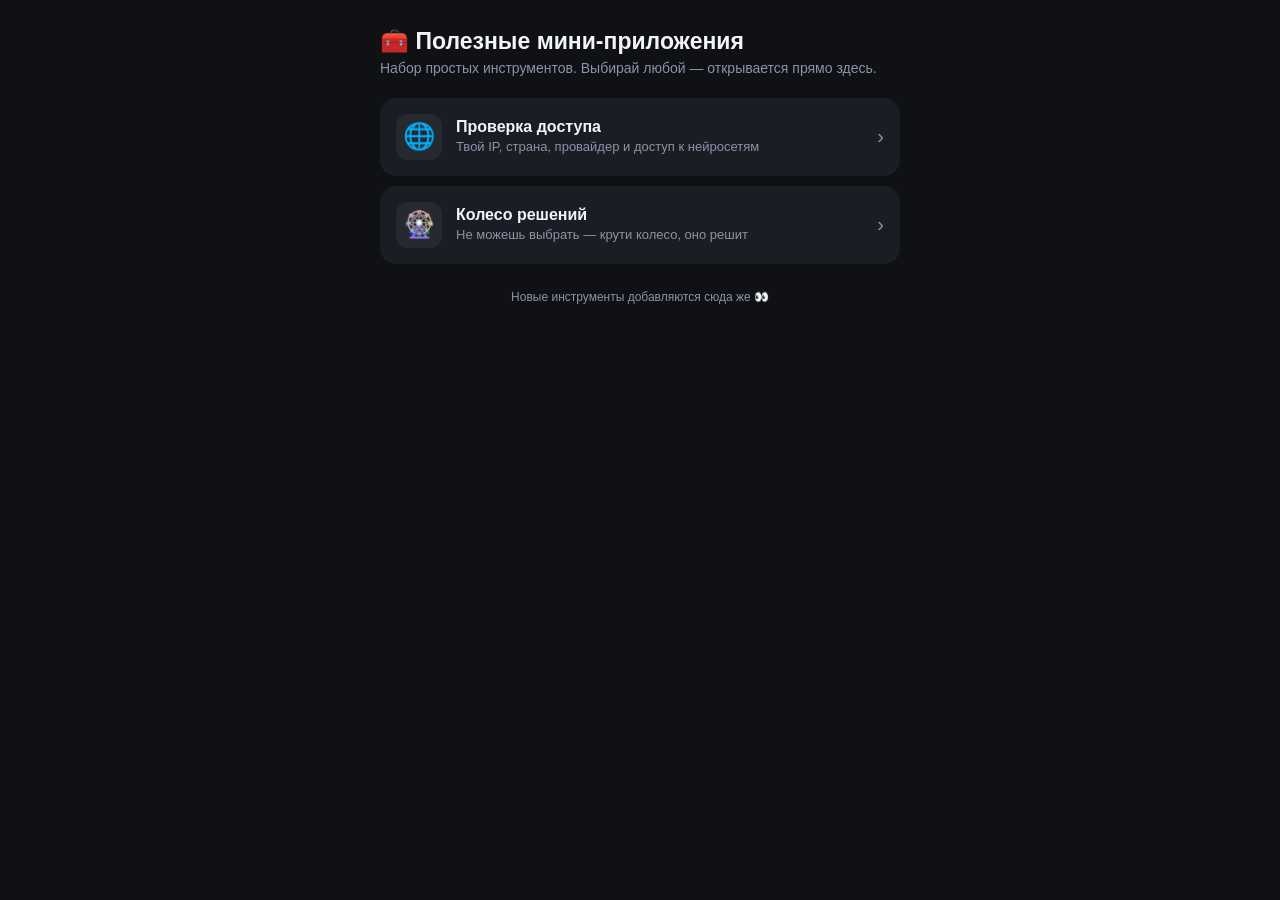
<file: index.html>
<!DOCTYPE html>
<html lang="ru">
<head>
<meta charset="UTF-8">
<meta name="viewport" content="width=device-width, initial-scale=1.0, viewport-fit=cover">
<title>Полезные мини-приложения</title>
<script src="https://telegram.org/js/telegram-web-app.js"></script>
<style>
  :root{
    --bg: var(--tg-theme-bg-color, #0f1115);
    --card: var(--tg-theme-secondary-bg-color, #1a1d24);
    --text: var(--tg-theme-text-color, #f2f4f8);
    --hint: var(--tg-theme-hint-color, #8b93a7);
    --accent: var(--tg-theme-button-color, #4f8cff);
    --radius:16px;
  }
  *{box-sizing:border-box;-webkit-tap-highlight-color:transparent}
  body{
    margin:0;font-family:-apple-system,BlinkMacSystemFont,"Segoe UI",Roboto,sans-serif;
    background:var(--bg);color:var(--text);
    padding:22px 16px calc(20px + env(safe-area-inset-bottom));min-height:100vh;
  }
  .wrap{max-width:520px;margin:0 auto}
  h1{font-size:23px;line-height:1.2;margin:6px 0 4px}
  .sub{color:var(--hint);font-size:14px;margin:0 0 22px}
  .list{display:flex;flex-direction:column;gap:10px}
  .app{display:flex;align-items:center;gap:14px;text-decoration:none;color:var(--text);
    background:var(--card);border-radius:var(--radius);padding:16px;
    transition:transform .08s ease}
  .app:active{transform:scale(.985)}
  .app .ico{font-size:26px;width:46px;height:46px;flex:none;border-radius:12px;
    background:rgba(255,255,255,.05);display:flex;align-items:center;justify-content:center}
  .app .meta{flex:1;min-width:0}
  .app .meta b{display:block;font-size:16px;margin-bottom:2px}
  .app .meta span{color:var(--hint);font-size:13px;line-height:1.35;display:block}
  .app .arr{color:var(--hint);font-size:20px;flex:none}
  .foot{color:var(--hint);font-size:12px;text-align:center;margin-top:24px;line-height:1.5}
</style>
</head>
<body>
<div class="wrap">
  <h1>🧰 Полезные мини-приложения</h1>
  <p class="sub">Набор простых инструментов. Выбирай любой — открывается прямо здесь.</p>

  <div class="list">
    <a class="app" href="./proxy-access/">
      <span class="ico">🌐</span>
      <span class="meta"><b>Проверка доступа</b><span>Твой IP, страна, провайдер и доступ к нейросетям</span></span>
      <span class="arr">›</span>
    </a>
    <a class="app" href="./wheel/">
      <span class="ico">🎡</span>
      <span class="meta"><b>Колесо решений</b><span>Не можешь выбрать — крути колесо, оно решит</span></span>
      <span class="arr">›</span>
    </a>
  </div>

  <p class="foot">Новые инструменты добавляются сюда же 👀</p>
</div>

<script>
  const tg = window.Telegram?.WebApp;
  if (tg){ tg.ready(); tg.expand(); }
</script>
</body>
</html>
</file>
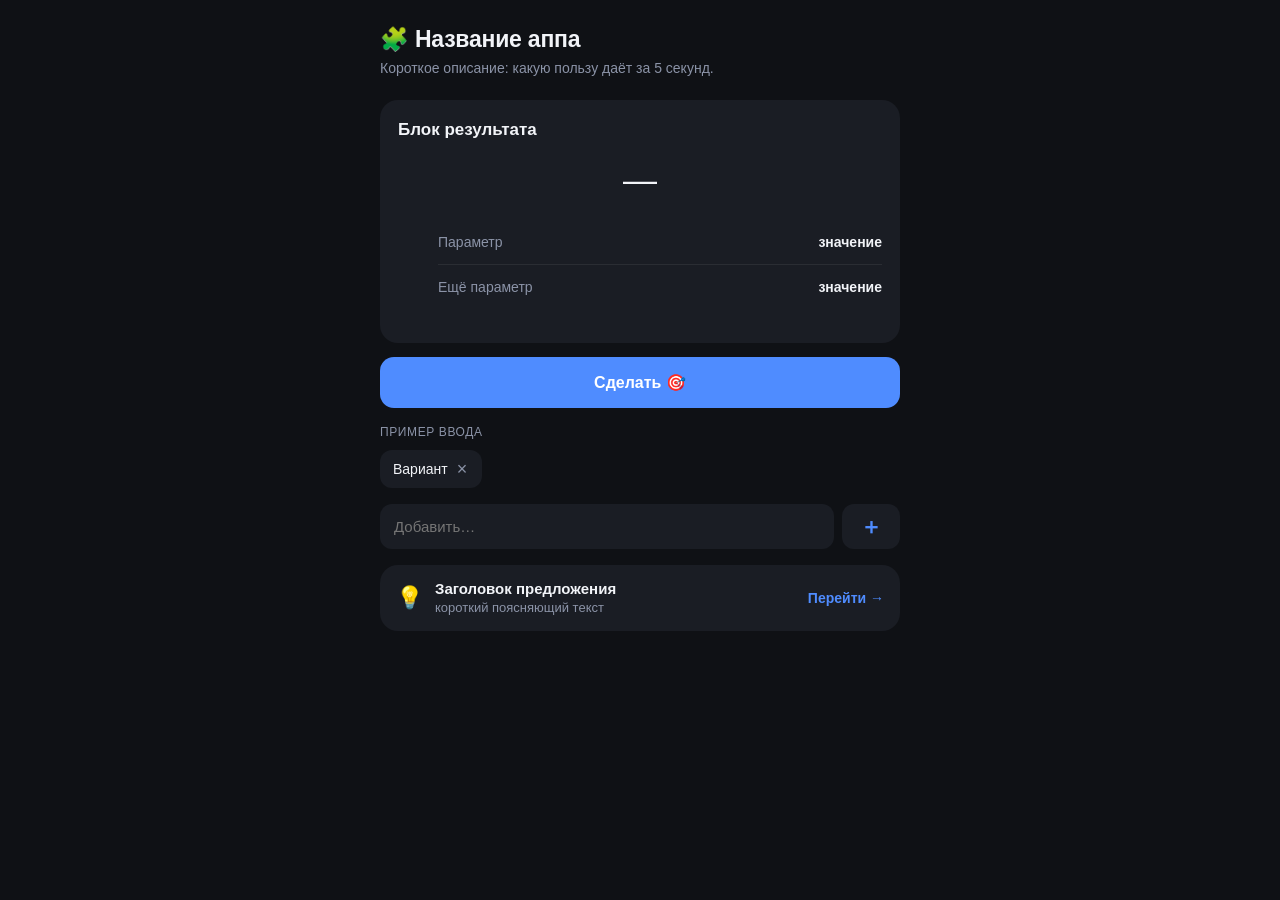
<file: _TEMPLATE/index.html>
<!DOCTYPE html>
<html lang="ru">
<head>
<meta charset="UTF-8">
<meta name="viewport" content="width=device-width, initial-scale=1.0, viewport-fit=cover">
<!-- 1) Назови апп -->
<title>Название аппа</title>
<script src="https://telegram.org/js/telegram-web-app.js"></script>
<!-- 2) Общий дизайн-кит (тема, кнопки, карточки, анимации) -->
<link rel="stylesheet" href="../assets/app.css">
<!-- 3) Локальные стили именно этого аппа — по минимуму, всё базовое уже в app.css -->
<style>
  /* пример точечного стиля под конкретный апп */
  .hero{font-size:34px; text-align:center; margin:8px 0 4px}
</style>
</head>
<body>
<div class="wrap">

  <!-- ШАПКА -->
  <h1>🧩 Название аппа</h1>
  <p class="sub">Короткое описание: какую пользу даёт за 5 секунд.</p>

  <!-- КАРТОЧКА с контентом -->
  <div class="card">
    <h2>Блок результата</h2>
    <div class="hero" id="value">—</div>
    <ul class="list">
      <li class="row"><span class="k">Параметр</span><span class="v" id="p1">значение</span></li>
      <li class="row"><span class="k">Ещё параметр</span><span class="v" id="p2">значение</span></li>
    </ul>
  </div>

  <!-- ОСНОВНОЕ ДЕЙСТВИЕ -->
  <button class="btn btn-primary mb" id="action">Сделать 🎯</button>

  <!-- ВВОД / ЧИПЫ (если нужно) -->
  <p class="label">Пример ввода</p>
  <div class="chips mb" id="chips">
    <span class="chip">Вариант<button aria-label="удалить">×</button></span>
  </div>
  <div class="field mb">
    <input id="inp" type="text" placeholder="Добавить…" maxlength="24" autocomplete="off">
    <button id="add">＋</button>
  </div>

  <!-- РЕФКА (фоновый блок). Подставь нужную ссылку и текст. -->
  <a class="ref" href="https://ССЫЛКА-РЕФКИ" target="_blank" rel="noopener">
    <span class="ico">💡</span>
    <span class="t"><b>Заголовок предложения</b><span>короткий поясняющий текст</span></span>
    <span class="go">Перейти →</span>
  </a>

</div>

<!-- МОДАЛКА РЕЗУЛЬТАТА (по желанию) -->
<div class="overlay" id="result">
  <div class="modal">
    <div class="em">🎉</div>
    <h2 class="muted small" style="margin:8px 0 2px">Готово</h2>
    <p style="font-size:24px; font-weight:800; margin:0 0 18px" id="resultText">—</p>
    <button class="btn btn-primary mb" id="again">Ещё раз</button>
    <button class="btn btn-ghost" id="close">Закрыть</button>
  </div>
</div>

<!-- общие хелперы: App.haptic(), App.toast(), App.openModal()/closeModal(), $() -->
<script src="../assets/app.js"></script>
<script>
  // ---- логика конкретного аппа ----

  $('#action').addEventListener('click', () => {
    App.haptic('success');          // вибро
    $('#value').textContent = '42';  // обнови контент
    App.toast('Сделано!');           // всплывашка
    // или показать модалку:
    // $('#resultText').textContent = 'Результат';
    // App.openModal('result');
  });

  $('#add').addEventListener('click', () => App.toast('Добавлено'));
  $('#inp').addEventListener('keydown', e => { if(e.key === 'Enter') $('#add').click(); });

  $('#again').addEventListener('click', () => App.closeModal('result'));
  $('#close').addEventListener('click', () => App.closeModal('result'));
  $('#result').addEventListener('click', e => { if(e.target.id === 'result') App.closeModal('result'); });
</script>
</body>
</html>
</file>
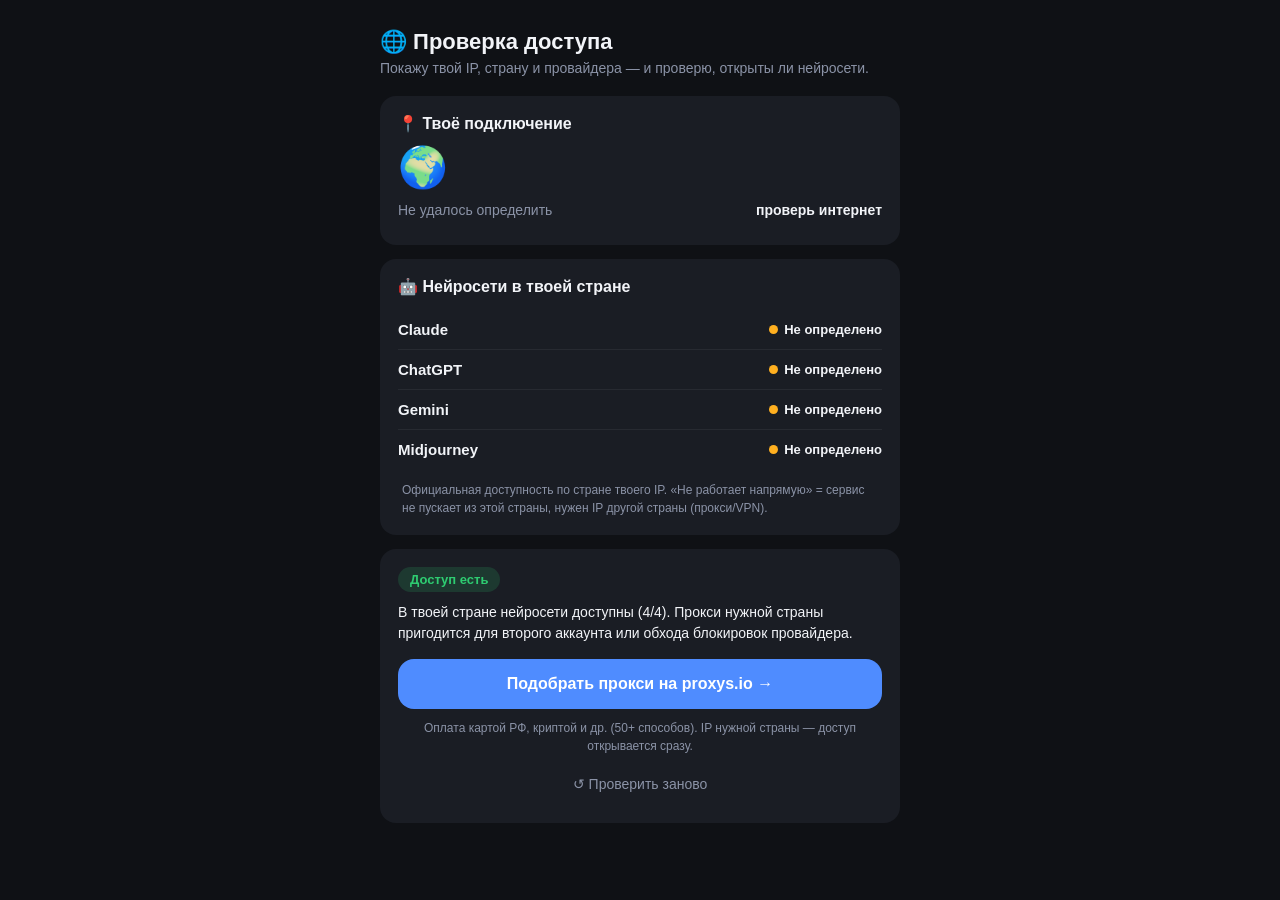
<file: proxy-access/index.html>
<!DOCTYPE html>
<html lang="ru">
<head>
<meta charset="UTF-8">
<meta name="viewport" content="width=device-width, initial-scale=1.0, viewport-fit=cover">
<title>Проверка доступа и гео</title>
<script src="https://telegram.org/js/telegram-web-app.js"></script>
<style>
  :root{
    --bg: var(--tg-theme-bg-color, #0f1115);
    --card: var(--tg-theme-secondary-bg-color, #1a1d24);
    --text: var(--tg-theme-text-color, #f2f4f8);
    --hint: var(--tg-theme-hint-color, #8b93a7);
    --accent: var(--tg-theme-button-color, #4f8cff);
    --accent-text: var(--tg-theme-button-text-color, #ffffff);
    --ok:#2ecc71; --warn:#ffb020; --bad:#ff5c5c;
    --radius:16px;
  }
  *{box-sizing:border-box;-webkit-tap-highlight-color:transparent}
  body{
    margin:0;font-family:-apple-system,BlinkMacSystemFont,"Segoe UI",Roboto,sans-serif;
    background:var(--bg);color:var(--text);
    padding:20px 16px calc(20px + env(safe-area-inset-bottom));
    min-height:100vh;
  }
  .wrap{max-width:520px;margin:0 auto}
  h1{font-size:22px;line-height:1.25;margin:8px 0 4px}
  .sub{color:var(--hint);font-size:14px;margin:0 0 20px}
  .card{background:var(--card);border-radius:var(--radius);padding:18px;margin-bottom:14px}
  .card h2{margin:0 0 14px;font-size:16px;display:flex;align-items:center;gap:8px}

  /* гео */
  .geo-flag{font-size:40px;line-height:1;margin-bottom:6px}
  .rows{list-style:none;padding:0;margin:0}
  .rows li{display:flex;gap:8px;padding:9px 0;font-size:14px;border-top:1px solid rgba(255,255,255,.06)}
  .rows li:first-child{border-top:none}
  .rows li b{color:var(--hint);font-weight:500}
  .rows li span{margin-left:auto;color:var(--text);font-weight:600;text-align:right}
  .skeleton{color:var(--hint)}
  .skeleton span{opacity:.5}

  /* проверка сайтов */
  .site{display:flex;align-items:center;gap:10px;padding:11px 0;font-size:15px;border-top:1px solid rgba(255,255,255,.06)}
  .site:first-child{border-top:none}
  .site .name{font-weight:600}
  .site .stat{margin-left:auto;font-size:13px;font-weight:600;display:flex;align-items:center;gap:6px}
  .dot{width:9px;height:9px;border-radius:50%;background:var(--hint);flex:none}
  .dot.ok{background:var(--ok)} .dot.bad{background:var(--bad)} .dot.warn{background:var(--warn)}
  .spin{width:14px;height:14px;border:2px solid rgba(255,255,255,.2);border-top-color:var(--accent);border-radius:50%;animation:sp .7s linear infinite}
  @keyframes sp{to{transform:rotate(360deg)}}

  /* вердикт + CTA */
  .verdict{display:none}
  .verdict.show{display:block;animation:fade .3s ease}
  @keyframes fade{from{opacity:0;transform:translateY(8px)}to{opacity:1;transform:none}}
  .v-badge{display:inline-block;font-size:13px;font-weight:600;padding:5px 12px;border-radius:20px;margin-bottom:10px}
  .v-badge.warn{background:rgba(255,176,32,.16);color:var(--warn)}
  .v-badge.ok{background:rgba(46,204,113,.16);color:var(--ok)}
  .v-text{margin:0 0 14px;font-size:14px;line-height:1.55;color:var(--text)}
  .cta{
    display:block;text-align:center;text-decoration:none;
    background:var(--accent);color:var(--accent-text);
    font-size:16px;font-weight:700;padding:16px;border-radius:var(--radius);margin-bottom:10px
  }
  .note{font-size:12px;color:var(--hint);text-align:center;line-height:1.5;margin:6px 4px 0}
  .recheck{display:block;width:100%;background:transparent;color:var(--hint);
    border:1px solid var(--card);padding:12px;border-radius:var(--radius);font-size:14px;cursor:pointer;margin-top:8px}
</style>
</head>
<body>
<div class="wrap">
  <h1>🌐 Проверка доступа</h1>
  <p class="sub">Покажу твой IP, страну и провайдера — и проверю, открыты ли нейросети.</p>

  <!-- ГЕО -->
  <div class="card">
    <h2>📍 Твоё подключение</h2>
    <div class="geo-flag" id="flag">🌍</div>
    <ul class="rows" id="geo">
      <li class="skeleton"><b>IP-адрес</b><span>определяю…</span></li>
      <li class="skeleton"><b>Страна</b><span>…</span></li>
      <li class="skeleton"><b>Город</b><span>…</span></li>
      <li class="skeleton"><b>Провайдер</b><span>…</span></li>
    </ul>
  </div>

  <!-- ПРОВЕРКА САЙТОВ -->
  <div class="card">
    <h2>🤖 Нейросети в твоей стране</h2>
    <div id="sites"></div>
    <p class="note" style="text-align:left;margin-top:12px">
      Официальная доступность по стране твоего IP. «Не работает напрямую» = сервис не пускает из этой страны, нужен IP другой страны (прокси/VPN).
    </p>
  </div>

  <!-- ВЕРДИКТ -->
  <div class="card verdict" id="verdict">
    <span class="v-badge" id="v-badge"></span>
    <p class="v-text" id="v-text"></p>
    <a class="cta" id="cta" href="#" target="_blank" rel="noopener">Подобрать прокси на proxys.io →</a>
    <p class="note">Оплата картой РФ, криптой и др. (50+ способов). IP нужной страны — доступ открывается сразу.</p>
    <button class="recheck" id="recheck">↺ Проверить заново</button>
  </div>
</div>

<script>
  const tg = window.Telegram?.WebApp;
  if (tg){ tg.ready(); tg.expand(); }

  const REF = "https://proxys.io/?refid=372973";
  document.getElementById('cta').href = REF;

  // Доступность нейросетей по стране (страны, где сервис официально НЕ работает напрямую).
  // Определяем по коду страны из гео — это надёжно, без ложных срабатываний.
  const SITES = [
    { name: "Claude",     blocked: ["RU","BY","CN","IR","KP","CU","SY","VE"] },
    { name: "ChatGPT",    blocked: ["RU","BY","CN","IR","KP","CU","SY"] },
    { name: "Gemini",     blocked: ["RU","BY","CN","IR","KP","CU","SY"] },
    { name: "Midjourney", blocked: ["RU","CN","IR","KP","CU","SY"] },
  ];

  const $ = id => document.getElementById(id);

  // ---- ГЕО ----
  async function loadGeo(){
    const setRow = (rows) => {
      $('geo').innerHTML = rows.map(r =>
        `<li><b>${r[0]}</b><span>${r[1]}</span></li>`).join('');
    };
    try{
      const r = await fetch('https://ipwho.is/?fields=ip,country,country_code,city,flag,connection');
      const d = await r.json();
      if (d && d.success !== false){
        $('flag').textContent = d.flag?.emoji || '🌍';
        setRow([
          ['IP-адрес', d.ip || '—'],
          ['Страна', (d.country || '—') + (d.country_code ? ` (${d.country_code})` : '')],
          ['Город', d.city || '—'],
          ['Провайдер', d.connection?.isp || d.connection?.org || '—'],
        ]);
        return d.country_code || '';
      }
    }catch(e){}
    // запасной источник
    try{
      const r = await fetch('https://ipapi.co/json/');
      const d = await r.json();
      $('flag').textContent = '🌍';
      setRow([
        ['IP-адрес', d.ip || '—'],
        ['Страна', (d.country_name || '—') + (d.country ? ` (${d.country})` : '')],
        ['Город', d.city || '—'],
        ['Провайдер', d.org || '—'],
      ]);
      return d.country || '';
    }catch(e){
      setRow([['Не удалось определить', 'проверь интернет']]);
      return '';
    }
  }

  // ---- ДОСТУПНОСТЬ ПО СТРАНЕ ----
  // cc = код страны; возвращаем число доступных сервисов и рисуем список.
  function renderSites(cc){
    const code = (cc || '').toUpperCase();
    let okCount = 0;
    $('sites').innerHTML = SITES.map(s => {
      const blocked = code && s.blocked.includes(code);
      if (!blocked) okCount++;
      const stat = !code
        ? `<span class="dot warn"></span>Не определено`
        : blocked
          ? `<span class="dot bad"></span>Не работает напрямую`
          : `<span class="dot ok"></span>Доступна`;
      return `<div class="site"><span class="name">${s.name}</span><span class="stat">${stat}</span></div>`;
    }).join('');
    return okCount;
  }

  // ---- ВЕРДИКТ ----
  function verdict(cc, okCount){
    const total = SITES.length;
    const ru = ['RU','BY'].includes((cc||'').toUpperCase());
    const v = $('verdict'), badge = $('v-badge'), text = $('v-text');
    v.classList.add('show');

    if (okCount < total){
      badge.className = 'v-badge warn';
      badge.textContent = ru ? 'Нужен прокси' : 'Доступ неполный';
      text.textContent = ru
        ? `Доступно ${okCount} из ${total}. Из твоей страны часть нейросетей не пускает напрямую — прокси с IP США/ЕС открывает их за минуту.`
        : `Доступно ${okCount} из ${total}. Чтобы открыть остальные — нужен IP страны, где они работают (прокси/VPN).`;
    } else {
      badge.className = 'v-badge ok';
      badge.textContent = 'Доступ есть';
      text.textContent = ru
        ? `В твоей стране нейросети доступны (${okCount}/${total}) 👍 Прокси пригодится, если сервис всё же не открывается у провайдера или нужен второй аккаунт.`
        : `В твоей стране нейросети доступны (${okCount}/${total}). Прокси нужной страны пригодится для второго аккаунта или обхода блокировок провайдера.`;
    }
  }

  // ---- ЗАПУСК ----
  async function run(){
    $('verdict').classList.remove('show');
    $('sites').innerHTML = '<div class="site"><span class="name skeleton">Определяю страну…</span><span class="stat"><span class="spin"></span></span></div>';
    const cc = await loadGeo();
    const okCount = renderSites(cc);
    verdict(cc, okCount);
  }

  $('recheck').addEventListener('click', () => {
    tg?.HapticFeedback?.impactOccurred?.('light');
    run();
  });

  run();
</script>
</body>
</html>
</file>
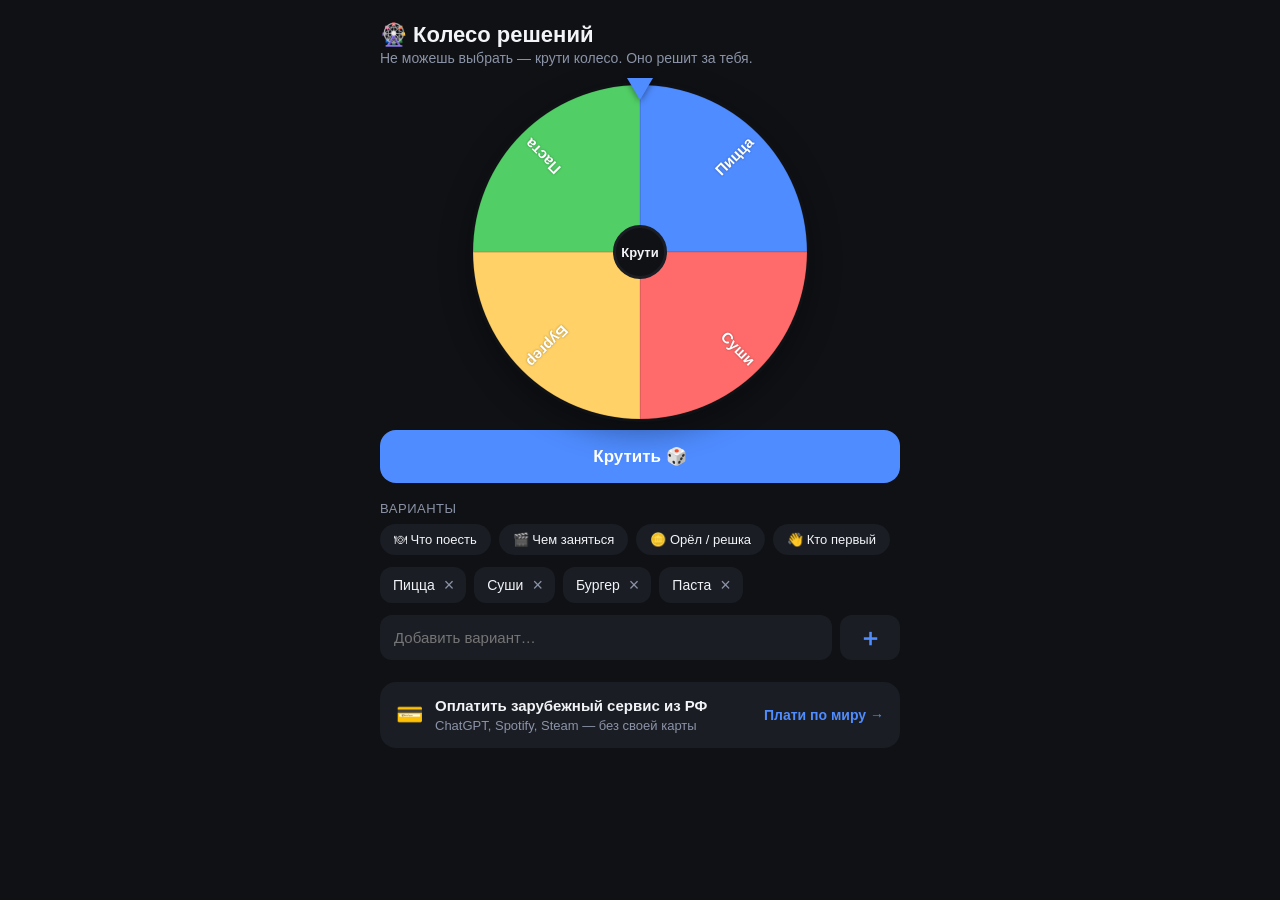
<file: wheel/index.html>
<!DOCTYPE html>
<html lang="ru">
<head>
<meta charset="UTF-8">
<meta name="viewport" content="width=device-width, initial-scale=1.0, viewport-fit=cover">
<title>Колесо решений</title>
<script src="https://telegram.org/js/telegram-web-app.js"></script>
<style>
  :root{
    --bg: var(--tg-theme-bg-color, #0f1115);
    --card: var(--tg-theme-secondary-bg-color, #1a1d24);
    --text: var(--tg-theme-text-color, #f2f4f8);
    --hint: var(--tg-theme-hint-color, #8b93a7);
    --accent: var(--tg-theme-button-color, #4f8cff);
    --accent-text: var(--tg-theme-button-text-color, #ffffff);
    --radius:16px;
  }
  *{box-sizing:border-box;-webkit-tap-highlight-color:transparent}
  body{
    margin:0;font-family:-apple-system,BlinkMacSystemFont,"Segoe UI",Roboto,sans-serif;
    background:var(--bg);color:var(--text);
    padding:18px 16px calc(20px + env(safe-area-inset-bottom));min-height:100vh;
  }
  .wrap{max-width:520px;margin:0 auto}
  h1{font-size:22px;line-height:1.2;margin:4px 0 2px}
  .sub{color:var(--hint);font-size:14px;margin:0 0 16px}

  /* колесо */
  .stage{position:relative;width:100%;max-width:340px;margin:0 auto 8px;aspect-ratio:1/1}
  canvas{width:100%;height:100%;display:block;border-radius:50%;
    box-shadow:0 10px 30px rgba(0,0,0,.35)}
  .pin{position:absolute;top:-4px;left:50%;transform:translateX(-50%);
    width:0;height:0;border-left:13px solid transparent;border-right:13px solid transparent;
    border-top:22px solid var(--accent);filter:drop-shadow(0 2px 3px rgba(0,0,0,.4));z-index:3}
  .hub{position:absolute;top:50%;left:50%;transform:translate(-50%,-50%);
    width:54px;height:54px;border-radius:50%;background:var(--bg);
    border:3px solid var(--card);display:flex;align-items:center;justify-content:center;
    font-size:13px;font-weight:700;color:var(--text);cursor:pointer;z-index:2;user-select:none}
  .hub:active{transform:translate(-50%,-50%) scale(.94)}

  .spin{
    display:block;width:100%;border:none;cursor:pointer;
    background:var(--accent);color:var(--accent-text);
    font-size:17px;font-weight:700;padding:16px;border-radius:var(--radius);margin:6px 0 18px
  }
  .spin:disabled{opacity:.5;cursor:default}

  /* варианты */
  .label{font-size:13px;color:var(--hint);margin:0 0 8px;text-transform:uppercase;letter-spacing:.04em}
  .presets{display:flex;gap:8px;flex-wrap:wrap;margin-bottom:12px}
  .preset{background:var(--card);color:var(--text);border:none;border-radius:20px;
    padding:8px 14px;font-size:13px;cursor:pointer}
  .preset:active{transform:scale(.96)}
  .chips{display:flex;flex-wrap:wrap;gap:8px;margin-bottom:12px}
  .chip{display:inline-flex;align-items:center;gap:7px;background:var(--card);
    border-radius:12px;padding:9px 10px 9px 13px;font-size:14px}
  .chip button{border:none;background:transparent;color:var(--hint);font-size:18px;
    line-height:1;cursor:pointer;padding:0 2px}
  .add{display:flex;gap:8px;margin-bottom:22px}
  .add input{flex:1;background:var(--card);border:1px solid transparent;color:var(--text);
    border-radius:12px;padding:13px;font-size:15px;outline:none}
  .add input:focus{border-color:var(--accent)}
  .add button{background:var(--card);color:var(--accent);border:none;border-radius:12px;
    padding:0 18px;font-size:24px;font-weight:600;cursor:pointer}

  /* рефка — фоновый блок */
  .ref{display:flex;align-items:center;gap:12px;text-decoration:none;
    background:var(--card);border-radius:var(--radius);padding:14px 16px;color:var(--text)}
  .ref .ico{font-size:22px}
  .ref .t{flex:1;font-size:13px;line-height:1.35}
  .ref .t b{display:block;font-size:15px}
  .ref .t span{color:var(--hint)}
  .ref .go{color:var(--accent);font-weight:700;font-size:14px;white-space:nowrap}

  /* оверлей результата */
  .overlay{position:fixed;inset:0;background:rgba(0,0,0,.55);display:none;
    align-items:center;justify-content:center;padding:24px;z-index:10}
  .overlay.show{display:flex;animation:fade .2s ease}
  @keyframes fade{from{opacity:0}to{opacity:1}}
  .modal{background:var(--card);border-radius:22px;padding:26px 22px;text-align:center;
    max-width:340px;width:100%;animation:pop .3s cubic-bezier(.2,1.3,.4,1)}
  @keyframes pop{from{transform:scale(.85);opacity:0}to{transform:scale(1);opacity:1}}
  .modal .em{font-size:40px}
  .modal h2{margin:8px 0 2px;font-size:14px;color:var(--hint);font-weight:600}
  .modal .win{font-size:26px;font-weight:800;margin:0 0 18px;word-break:break-word}
  .modal .again{background:var(--accent);color:var(--accent-text);border:none;
    width:100%;padding:15px;border-radius:14px;font-size:16px;font-weight:700;cursor:pointer;margin-bottom:8px}
  .modal .close{background:transparent;color:var(--hint);border:none;font-size:14px;cursor:pointer;padding:6px}
</style>
</head>
<body>
<div class="wrap">
  <h1>🎡 Колесо решений</h1>
  <p class="sub">Не можешь выбрать — крути колесо. Оно решит за тебя.</p>

  <div class="stage">
    <div class="pin"></div>
    <canvas id="wheel" width="680" height="680"></canvas>
    <div class="hub" id="hub">Крути</div>
  </div>
  <button class="spin" id="spin">Крутить 🎲</button>

  <p class="label">Варианты</p>
  <div class="presets" id="presets"></div>
  <div class="chips" id="chips"></div>
  <div class="add">
    <input id="inp" type="text" placeholder="Добавить вариант…" maxlength="24" autocomplete="off">
    <button id="addBtn">＋</button>
  </div>

  <a class="ref" href="https://platipomiru.com/?code=THTPR6XB" target="_blank" rel="noopener">
    <span class="ico">💳</span>
    <span class="t"><b>Оплатить зарубежный сервис из РФ</b><span>ChatGPT, Spotify, Steam — без своей карты</span></span>
    <span class="go">Плати по миру →</span>
  </a>
</div>

<!-- результат -->
<div class="overlay" id="overlay">
  <div class="modal">
    <div class="em">🎉</div>
    <h2>Выпало</h2>
    <p class="win" id="winText"></p>
    <button class="again" id="again">Крутить ещё</button>
    <button class="close" id="close">Закрыть</button>
  </div>
</div>

<script>
  const tg = window.Telegram?.WebApp;
  if (tg){ tg.ready(); tg.expand(); }

  const PRESETS = {
    "🍽 Что поесть": ["Пицца","Суши","Бургер","Паста","Шаурма","Салат"],
    "🎬 Чем заняться": ["Фильм","Прогулка","Игра","Книга","Поспать","Спорт"],
    "🪙 Орёл / решка": ["Орёл","Решка"],
    "👋 Кто первый": ["Я","Ты","Не я"],
  };
  const COLORS = ["#4f8cff","#ff6b6b","#ffd166","#51cf66","#cc5de8","#22b8cf","#ff922b","#94d82d","#e64980","#15aabf"];

  const cv = document.getElementById('wheel');
  const ctx = cv.getContext('2d');
  const SIZE = cv.width, R = SIZE/2 - 6, CX = SIZE/2, CY = SIZE/2;

  let opts = load();
  let rot = -Math.PI/2;      // текущий угол поворота
  let spinning = false;

  function load(){
    try{ const s = JSON.parse(localStorage.getItem('wheel_opts')); if(Array.isArray(s)&&s.length) return s.slice(0,10); }catch(e){}
    return ["Пицца","Суши","Бургер","Паста"];
  }
  function save(){ try{ localStorage.setItem('wheel_opts', JSON.stringify(opts)); }catch(e){} }

  function draw(){
    const N = opts.length;
    const seg = (2*Math.PI)/N;
    ctx.clearRect(0,0,SIZE,SIZE);
    ctx.save(); ctx.translate(CX,CY); ctx.rotate(rot);
    for(let i=0;i<N;i++){
      const a0 = i*seg, a1 = a0+seg;
      ctx.beginPath(); ctx.moveTo(0,0); ctx.arc(0,0,R,a0,a1); ctx.closePath();
      ctx.fillStyle = COLORS[i%COLORS.length]; ctx.fill();
      ctx.strokeStyle = "rgba(0,0,0,.12)"; ctx.lineWidth = 2; ctx.stroke();
      // текст
      ctx.save(); ctx.rotate(a0+seg/2);
      ctx.textAlign='right'; ctx.textBaseline='middle'; ctx.fillStyle='#fff';
      const fs = Math.max(16, Math.min(30, 240/N + 10));
      ctx.font = `700 ${fs}px -apple-system,BlinkMacSystemFont,"Segoe UI",Roboto,sans-serif`;
      let label = opts[i]; if(label.length>12) label = label.slice(0,11)+'…';
      ctx.shadowColor='rgba(0,0,0,.35)'; ctx.shadowBlur=4;
      ctx.fillText(label, R-18, 0);
      ctx.restore();
    }
    ctx.restore();
  }

  function renderChips(){
    document.getElementById('chips').innerHTML = opts.map((o,i)=>
      `<span class="chip">${escapeHtml(o)}<button data-i="${i}" aria-label="удалить">×</button></span>`).join('');
    document.querySelectorAll('.chip button').forEach(b=>b.addEventListener('click',()=>{
      opts.splice(+b.dataset.i,1); save(); renderChips(); draw();
    }));
    document.getElementById('spin').disabled = opts.length<2;
  }
  function renderPresets(){
    document.getElementById('presets').innerHTML = Object.keys(PRESETS).map(k=>
      `<button class="preset" data-k="${k}">${k}</button>`).join('');
    document.querySelectorAll('.preset').forEach(b=>b.addEventListener('click',()=>{
      opts = PRESETS[b.dataset.k].slice(); save(); renderChips(); draw();
      tg?.HapticFeedback?.selectionChanged?.();
    }));
  }
  function escapeHtml(s){return s.replace(/[&<>"]/g,c=>({'&':'&amp;','<':'&lt;','>':'&gt;','"':'&quot;'}[c]));}

  function addOpt(){
    const inp = document.getElementById('inp');
    const v = inp.value.trim();
    if(!v) return;
    if(opts.length>=10){ inp.value=''; return; }
    opts.push(v); inp.value=''; save(); renderChips(); draw();
  }

  function spin(){
    const N = opts.length;
    if(N<2 || spinning) return;
    spinning = true;
    document.getElementById('spin').disabled = true;
    const seg = (2*Math.PI)/N;
    const target = Math.floor(Math.random()*N);
    const pointer = -Math.PI/2;                 // указатель сверху
    const center  = target*seg + seg/2;         // центр сектора (локально)
    const desired = pointer - center;           // нужный угол (mod 2π)
    const start = rot;
    const minTurns = 5;
    const targetMin = start + minTurns*2*Math.PI;
    const k = Math.ceil((targetMin - desired)/(2*Math.PI));
    const end = desired + k*2*Math.PI;

    const dur = 4200, t0 = performance.now();
    const ease = t => 1 - Math.pow(1-t, 3);
    let lastTick = 0;
    function frame(now){
      const p = Math.min(1, (now-t0)/dur);
      rot = start + (end-start)*ease(p);
      draw();
      const tick = Math.floor(rot/seg);
      if(tick!==lastTick){ lastTick=tick; tg?.HapticFeedback?.impactOccurred?.('light'); }
      if(p<1){ requestAnimationFrame(frame); }
      else { rot = end % (2*Math.PI); spinning=false; document.getElementById('spin').disabled=false; win(opts[target]); }
    }
    requestAnimationFrame(frame);
  }

  function win(text){
    document.getElementById('winText').textContent = text;
    document.getElementById('overlay').classList.add('show');
    tg?.HapticFeedback?.notificationOccurred?.('success');
  }

  // события
  document.getElementById('spin').addEventListener('click', spin);
  document.getElementById('hub').addEventListener('click', spin);
  document.getElementById('addBtn').addEventListener('click', addOpt);
  document.getElementById('inp').addEventListener('keydown', e=>{ if(e.key==='Enter') addOpt(); });
  document.getElementById('again').addEventListener('click', ()=>{ document.getElementById('overlay').classList.remove('show'); setTimeout(spin,150); });
  document.getElementById('close').addEventListener('click', ()=> document.getElementById('overlay').classList.remove('show'));
  document.getElementById('overlay').addEventListener('click', e=>{ if(e.target.id==='overlay') document.getElementById('overlay').classList.remove('show'); });

  renderPresets(); renderChips(); draw();
</script>
</body>
</html>
</file>
<file: assets/app.css>
/* ============================================================
   Общий дизайн-кит мини-аппов (Telegram Web App)
   Подключается в каждом аппе:  <link rel="stylesheet" href="../assets/app.css">
   Цвета берутся из темы Telegram, с запасными значениями.
   ============================================================ */

:root{
  /* цвета из темы Telegram (fallback — тёмная схема) */
  --bg:        var(--tg-theme-bg-color, #0f1115);
  --card:      var(--tg-theme-secondary-bg-color, #1a1d24);
  --text:      var(--tg-theme-text-color, #f2f4f8);
  --hint:      var(--tg-theme-hint-color, #8b93a7);
  --link:      var(--tg-theme-link-color, #4f8cff);
  --accent:    var(--tg-theme-button-color, #4f8cff);
  --accent-tx: var(--tg-theme-button-text-color, #ffffff);

  /* семантические */
  --ok:#2ecc71; --warn:#ffb020; --bad:#ff5c5c;

  /* поверхности и линии */
  --line: rgba(255,255,255,.07);
  --hover: rgba(255,255,255,.05);
  --shadow: 0 10px 30px rgba(0,0,0,.35);

  /* радиусы и отступы */
  --r-sm:10px; --r:14px; --r-lg:18px; --r-xl:22px;
  --sp:16px;

  --font: -apple-system, BlinkMacSystemFont, "Segoe UI", Roboto, "Helvetica Neue", sans-serif;
}

*{box-sizing:border-box; -webkit-tap-highlight-color:transparent}
html,body{height:100%}
body{
  margin:0; font-family:var(--font);
  background:var(--bg); color:var(--text);
  padding:20px 16px calc(22px + env(safe-area-inset-bottom));
  min-height:100vh; line-height:1.45;
  -webkit-font-smoothing:antialiased;
}
.wrap{max-width:520px; margin:0 auto}

/* ---- типографика ---- */
h1{font-size:23px; line-height:1.2; margin:6px 0 4px; font-weight:800; letter-spacing:-.01em}
h2{font-size:17px; margin:0 0 12px; font-weight:700}
.sub{color:var(--hint); font-size:14px; margin:0 0 22px}
.label{font-size:12px; color:var(--hint); letter-spacing:.05em; text-transform:uppercase; margin:0 0 8px}
.muted{color:var(--hint)} .small{font-size:13px}
a{color:var(--link); text-decoration:none}

/* ---- карточка ---- */
.card{background:var(--card); border-radius:var(--r-lg); padding:18px; margin-bottom:14px}

/* ---- кнопки ---- */
.btn{
  display:flex; align-items:center; justify-content:center; gap:8px;
  width:100%; border:none; cursor:pointer; font-family:inherit;
  font-size:16px; font-weight:700; padding:16px; border-radius:var(--r);
  transition:transform .08s ease, opacity .15s ease; text-decoration:none;
}
.btn:active{transform:scale(.985)}
.btn:disabled{opacity:.5; cursor:default}
.btn-primary{background:var(--accent); color:var(--accent-tx)}
.btn-ghost{background:transparent; color:var(--hint); border:1px solid var(--card)}
.btn-card{background:var(--card); color:var(--text)}

/* ---- список строк ---- */
.list{display:flex; flex-direction:column}
.row{display:flex; align-items:center; gap:8px; padding:12px 0; font-size:14px; border-top:1px solid var(--line)}
.row:first-child{border-top:none}
.row .k{color:var(--hint)} .row .v{margin-left:auto; font-weight:600; text-align:right}

/* ---- кликабельные карточки-ссылки (каталог) ---- */
.tile{display:flex; align-items:center; gap:14px; text-decoration:none; color:var(--text);
  background:var(--card); border-radius:var(--r-lg); padding:16px; transition:transform .08s ease}
.tile:active{transform:scale(.985)}
.tile .ico{font-size:26px; width:46px; height:46px; flex:none; border-radius:12px;
  background:var(--hover); display:flex; align-items:center; justify-content:center}
.tile .meta{flex:1; min-width:0}
.tile .meta b{display:block; font-size:16px; margin-bottom:2px}
.tile .meta span{color:var(--hint); font-size:13px; line-height:1.35; display:block}
.tile .arr{color:var(--hint); font-size:20px; flex:none}

/* ---- чипы ---- */
.chips{display:flex; flex-wrap:wrap; gap:8px}
.chip{display:inline-flex; align-items:center; gap:7px; background:var(--card);
  border-radius:12px; padding:9px 13px; font-size:14px}
.chip button{border:none; background:transparent; color:var(--hint); font-size:18px; line-height:1; cursor:pointer; padding:0 2px}
.chip-btn{background:var(--card); color:var(--text); border:none; border-radius:20px; padding:8px 14px; font-size:13px; cursor:pointer}
.chip-btn:active{transform:scale(.96)}

/* ---- поля ввода ---- */
.field{display:flex; gap:8px}
.field input{flex:1; background:var(--card); border:1px solid transparent; color:var(--text);
  border-radius:12px; padding:13px; font-size:15px; outline:none; font-family:inherit}
.field input:focus{border-color:var(--accent)}
.field button{background:var(--card); color:var(--accent); border:none; border-radius:12px;
  padding:0 18px; font-size:22px; font-weight:600; cursor:pointer}

/* ---- бейджи ---- */
.badge{display:inline-block; font-size:13px; font-weight:600; padding:5px 12px; border-radius:20px}
.badge-ok{background:rgba(46,204,113,.16); color:var(--ok)}
.badge-warn{background:rgba(255,176,32,.16); color:var(--warn)}
.badge-bad{background:rgba(255,92,92,.16); color:var(--bad)}
.dot{width:9px; height:9px; border-radius:50%; background:var(--hint); flex:none; display:inline-block}
.dot.ok{background:var(--ok)} .dot.warn{background:var(--warn)} .dot.bad{background:var(--bad)}

/* ---- блок рефки (фоновый) ---- */
.ref{display:flex; align-items:center; gap:12px; background:var(--card);
  border-radius:var(--r-lg); padding:14px 16px; color:var(--text); margin-top:8px}
.ref .ico{font-size:22px}
.ref .t{flex:1; font-size:13px; line-height:1.35}
.ref .t b{display:block; font-size:15px}
.ref .t span{color:var(--hint)}
.ref .go{color:var(--accent); font-weight:700; font-size:14px; white-space:nowrap}

/* ---- модалка результата ---- */
.overlay{position:fixed; inset:0; background:rgba(0,0,0,.55); display:none;
  align-items:center; justify-content:center; padding:24px; z-index:50}
.overlay.show{display:flex; animation:fade .2s ease}
.modal{background:var(--card); border-radius:var(--r-xl); padding:26px 22px; text-align:center;
  max-width:340px; width:100%; animation:pop .3s cubic-bezier(.2,1.3,.4,1)}
.modal .em{font-size:40px}

/* ---- скелет/спиннер ---- */
.spin{width:16px; height:16px; border:2px solid rgba(255,255,255,.2);
  border-top-color:var(--accent); border-radius:50%; animation:sp .7s linear infinite; display:inline-block}
.skeleton{color:var(--hint); opacity:.6}

/* ---- анимации ---- */
@keyframes fade{from{opacity:0; transform:translateY(8px)} to{opacity:1; transform:none}}
@keyframes pop{from{transform:scale(.85); opacity:0} to{transform:scale(1); opacity:1}}
@keyframes sp{to{transform:rotate(360deg)}}
.fade-in{animation:fade .3s ease}

/* отступы-утилиты */
.mt{margin-top:16px} .mt-lg{margin-top:24px} .mb{margin-bottom:16px}
.center{text-align:center}
</file>
